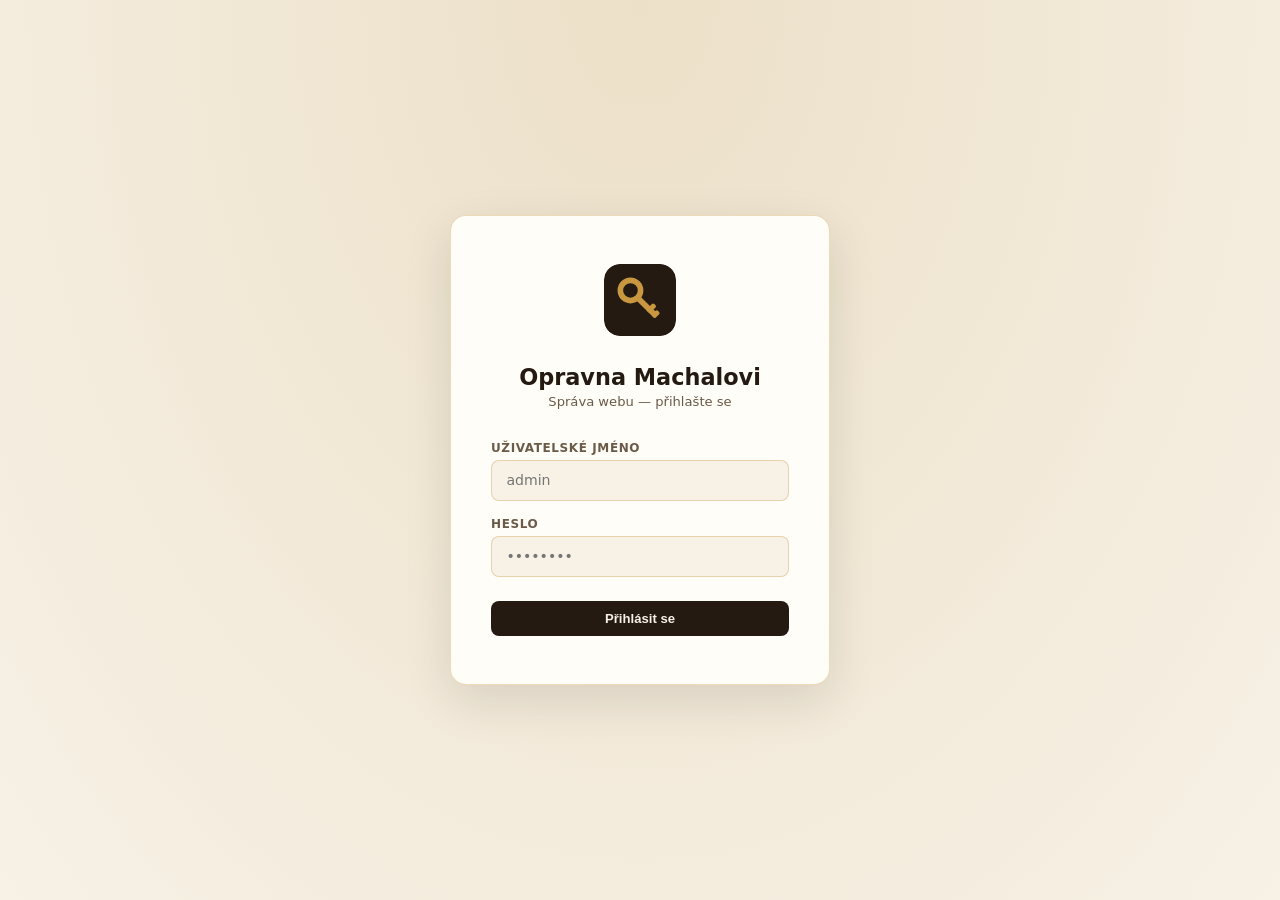
<file: admin.html>
<!DOCTYPE html>
<html lang="cs">
<head>
<meta charset="UTF-8">
<meta name="viewport" content="width=device-width, initial-scale=1.0">
<title>Admin – Opravna Machalovi</title>
<link rel="icon" href="assets/favicon.svg">
<link rel="stylesheet" href="css/admin.css">
</head>
<body>

<!-- ═══ LOGIN ═══ -->
<div id="login-screen">
  <div class="login-box">
    <img src="assets/favicon.svg" alt="Machalovi" onerror="this.style.display='none'">
    <h2>Opravna Machalovi</h2>
    <p>Správa webu — přihlašte se</p>
    <div class="field"><label>Uživatelské jméno</label><input type="text" id="login-user" placeholder="admin" autocomplete="username"></div>
    <div class="field"><label>Heslo</label><input type="password" id="login-pass" placeholder="••••••••" autocomplete="current-password"></div>
    <button class="btn btn-primary" id="login-btn" style="width:100%;justify-content:center;margin-top:0.5rem">Přihlásit se</button>
    <p id="login-error" style="color:var(--red);font-size:0.8rem;margin-top:0.75rem;display:none">❌ Špatné přihlašovací údaje</p>
  </div>
</div>

<!-- ═══ ADMIN ═══ -->
<div id="admin-screen">
  <div class="admin-header">
    <h2><img src="assets/favicon.svg" alt="" onerror="this.style.display='none'"> Opravna Machalovi — Admin</h2>
    <button class="btn btn-outline" style="color:white;border-color:rgba(255,255,255,0.3)" onclick="logout()">Odhlásit</button>
  </div>

  <div class="tabs">
    <button class="tab active" onclick="showTab('hero',this)">🏠 Hero</button>
    <button class="tab" onclick="showTab('about',this)">📝 O nás</button>
    <button class="tab" onclick="showTab('services',this)">🛠️ Služby</button>
    <button class="tab" onclick="showTab('why',this)">⭐ Proč my</button>
    <button class="tab" onclick="showTab('pricing',this)">💰 Ceník</button>
    <button class="tab" onclick="showTab('gallery',this)">📸 Galerie</button>
    <button class="tab" onclick="showTab('faq',this)">❓ FAQ</button>
    <button class="tab" onclick="showTab('reviews',this)">💬 Recenze</button>
    <button class="tab" onclick="showTab('contact',this)">📍 Kontakt</button>
    <button class="tab" onclick="showTab('footer',this)">🔻 Patička</button>
    <button class="tab" onclick="showTab('seo',this)">🔍 SEO</button>
    <button class="tab" onclick="showTab('settings',this)">⚙️ Nastavení</button>
  </div>

  <!-- ── HERO ── -->
  <div class="panel active" id="panel-hero">
    <div class="card">
      <h3 class="card-title">Hlavní sekce (Hero)</h3>
      <div class="field"><label>Štítek nad nadpisem</label><input type="text" id="h-eyebrow"></div>
      <div class="field"><label>Hlavní nadpis</label><input type="text" id="h-title"></div>
      <div class="field"><label>Podtitul (název firmy)</label><input type="text" id="h-subtitle"></div>
      <div class="field"><label>Popisný text</label><textarea id="h-desc" rows="3"></textarea></div>
      <div class="field-grid">
        <div class="field"><label>Tlačítko 1 — text</label><input type="text" id="h-btn1-text"></div>
        <div class="field"><label>Tlačítko 1 — odkaz</label><input type="text" id="h-btn1-link" placeholder="#sluzby"></div>
      </div>
      <div class="field-grid">
        <div class="field"><label>Tlačítko 2 — text</label><input type="text" id="h-btn2-text"></div>
        <div class="field"><label>Tlačítko 2 — odkaz</label><input type="text" id="h-btn2-link" placeholder="#cenik"></div>
      </div>

      <div class="sub-row-head"><label>Odznaky (badge)</label><button class="btn btn-outline" onclick="addBadgeRow()">+ Přidat odznak</button></div>
      <div id="h-badges"></div>

      <div class="field" style="margin-top:1.2rem"><label>Obrázek na pozadí (nepovinné)</label>
        <div class="upload-area" onclick="document.getElementById('up-hero-bg').click()">
          <span class="upload-icon">🖼️</span>Klikněte pro výběr obrázku pozadí
          <input type="file" id="up-hero-bg" accept="image/*" onchange="uploadImage(this,'hero-bg')">
        </div>
        <div class="upload-preview-wrap">
          <img id="prev-hero-bg" class="upload-preview">
          <button class="btn btn-outline" id="clear-hero-bg" style="display:none" onclick="clearImage('hero-bg')">✕ Odebrat</button>
        </div>
        <input type="hidden" id="val-hero-bg">
      </div>

      <div class="field"><label>Hlavní obrázek (vpravo)</label>
        <div class="upload-area" onclick="document.getElementById('up-hero-img').click()">
          <span class="upload-icon">📷</span>Klikněte pro výběr hlavního obrázku
          <input type="file" id="up-hero-img" accept="image/*" onchange="uploadImage(this,'hero-img')">
        </div>
        <div class="upload-preview-wrap">
          <img id="prev-hero-img" class="upload-preview">
          <button class="btn btn-outline" id="clear-hero-img" style="display:none" onclick="clearImage('hero-img')">✕ Odebrat</button>
        </div>
        <input type="hidden" id="val-hero-img">
      </div>

      <button class="btn btn-success" id="save-hero" onclick="saveHero()">💾 Uložit Hero</button>
    </div>
  </div>

  <!-- ── ABOUT ── -->
  <div class="panel" id="panel-about">
    <div class="card">
      <h3 class="card-title">Sekce „O nás"</h3>
      <div class="field"><label>Štítek</label><input type="text" id="a-eyebrow"></div>
      <div class="field"><label>Nadpis</label><input type="text" id="a-title"></div>
      <div class="field"><label>Text (odstavce oddělte prázdným řádkem)</label><textarea id="a-text" rows="9"></textarea></div>

      <div class="field"><label>Obrázek</label>
        <div class="upload-area" onclick="document.getElementById('up-about-img').click()">
          <span class="upload-icon">📷</span>Klikněte pro výběr obrázku
          <input type="file" id="up-about-img" accept="image/*" onchange="uploadImage(this,'about-img')">
        </div>
        <div class="upload-preview-wrap">
          <img id="prev-about-img" class="upload-preview">
          <button class="btn btn-outline" id="clear-about-img" style="display:none" onclick="clearImage('about-img')">✕ Odebrat</button>
        </div>
        <input type="hidden" id="val-about-img">
      </div>

      <div class="sub-row-head"><label>Statistiky</label><button class="btn btn-outline" onclick="addStatRow()">+ Přidat statistiku</button></div>
      <div id="a-stats"></div>

      <button class="btn btn-success" style="margin-top:1rem" onclick="saveAbout()">💾 Uložit O nás</button>
    </div>
  </div>

  <!-- ── SERVICES ── -->
  <div class="panel" id="panel-services">
    <div class="card">
      <div class="card-header"><h3>Služby</h3><button class="btn btn-primary" onclick="openModal('service')">+ Přidat službu</button></div>
      <div id="list-services"><div class="loading-state">Načítám...</div></div>
    </div>
  </div>

  <!-- ── WHY ── -->
  <div class="panel" id="panel-why">
    <div class="card">
      <h3 class="card-title">Sekce „Proč právě k nám"</h3>
      <div class="field"><label>Štítek</label><input type="text" id="w-eyebrow"></div>
      <div class="field"><label>Nadpis</label><input type="text" id="w-title"></div>
      <div class="field"><label>Podtitul</label><textarea id="w-sub" rows="2"></textarea></div>
      <div class="sub-row-head"><label>Důvody</label><button class="btn btn-outline" onclick="addWhyRow()">+ Přidat důvod</button></div>
      <div id="w-items"></div>
      <button class="btn btn-success" style="margin-top:1rem" onclick="saveWhy()">💾 Uložit Proč my</button>
    </div>
  </div>

  <!-- ── PRICING ── -->
  <div class="panel" id="panel-pricing">
    <div class="card">
      <h3 class="card-title">Nadpis sekce a poznámka</h3>
      <div class="field-grid">
        <div class="field"><label>Štítek</label><input type="text" id="p-eyebrow"></div>
        <div class="field"><label>Nadpis</label><input type="text" id="p-title"></div>
      </div>
      <div class="field"><label>Poznámka pod ceníkem</label><textarea id="p-note" rows="2"></textarea></div>
      <button class="btn btn-success" onclick="savePricingHeader()">💾 Uložit nadpis</button>
    </div>
    <div class="card">
      <div class="card-header"><h3>Kategorie ceníku</h3><button class="btn btn-primary" onclick="openModal('pricecat')">+ Přidat kategorii</button></div>
      <div id="list-pricecats"><div class="loading-state">Načítám...</div></div>
    </div>
  </div>

  <!-- ── GALLERY ── -->
  <div class="panel" id="panel-gallery">
    <div class="card">
      <h3 class="card-title">Nadpis sekce</h3>
      <div class="field-grid">
        <div class="field"><label>Štítek</label><input type="text" id="g-eyebrow"></div>
        <div class="field"><label>Nadpis</label><input type="text" id="g-title"></div>
      </div>
      <button class="btn btn-success" onclick="saveGallery(true)">💾 Uložit nadpis</button>
    </div>
    <div class="card">
      <div class="card-header"><h3>Fotografie</h3></div>
      <div class="upload-area" onclick="document.getElementById('gal-upload').click()">
        <span class="upload-icon">📷</span>Klikněte nebo vyberte více fotek naráz
        <input type="file" id="gal-upload" accept="image/*" multiple onchange="handleGalleryUpload(this)">
      </div>
      <div class="upload-progress" id="gal-progress">
        <span id="gal-progress-text">Nahrávám...</span>
        <div class="progress-bar"><div class="progress-fill" id="gal-progress-fill" style="width:0%"></div></div>
      </div>
      <div class="gallery-admin-grid" id="gallery-admin-grid"></div>
      <button class="btn btn-success" style="margin-top:1rem" onclick="saveGallery()">💾 Uložit galerii (pořadí a popisky)</button>
    </div>
  </div>

  <!-- ── FAQ ── -->
  <div class="panel" id="panel-faq">
    <div class="card">
      <h3 class="card-title">Nadpis sekce</h3>
      <div class="field-grid">
        <div class="field"><label>Štítek</label><input type="text" id="f-eyebrow"></div>
        <div class="field"><label>Nadpis</label><input type="text" id="f-title"></div>
      </div>
      <button class="btn btn-success" onclick="saveFaqHeader()">💾 Uložit nadpis</button>
    </div>
    <div class="card">
      <div class="card-header"><h3>Otázky a odpovědi</h3><button class="btn btn-primary" onclick="openModal('faq')">+ Přidat otázku</button></div>
      <div id="list-faq"><div class="loading-state">Načítám...</div></div>
    </div>
  </div>

  <!-- ── REVIEWS ── -->
  <div class="panel" id="panel-reviews">
    <div class="card">
      <h3 class="card-title">Nadpis sekce</h3>
      <div class="field-grid">
        <div class="field"><label>Štítek</label><input type="text" id="r-eyebrow"></div>
        <div class="field"><label>Nadpis</label><input type="text" id="r-title"></div>
      </div>
      <button class="btn btn-success" onclick="saveReviewsHeader()">💾 Uložit nadpis</button>
    </div>
    <div class="card">
      <div class="card-header"><h3>Recenze zákazníků</h3><button class="btn btn-primary" onclick="openModal('review')">+ Přidat recenzi</button></div>
      <div id="list-reviews"><div class="loading-state">Načítám...</div></div>
    </div>
  </div>

  <!-- ── CONTACT ── -->
  <div class="panel" id="panel-contact">
    <div class="card">
      <h3 class="card-title">Kontaktní údaje</h3>
      <div class="field-grid">
        <div class="field"><label>Štítek</label><input type="text" id="c-eyebrow"></div>
        <div class="field"><label>Nadpis</label><input type="text" id="c-title"></div>
      </div>
      <div class="field"><label>Název firmy (celý)</label><input type="text" id="c-businessName"></div>
      <div class="field"><label>Krátký název (v hlavičce webu)</label><input type="text" id="c-shortName"></div>
      <div class="field"><label>Adresa</label><input type="text" id="c-address"></div>
      <div class="field-grid">
        <div class="field"><label>Telefon</label><input type="text" id="c-phone" placeholder="+420 777 123 456"></div>
        <div class="field"><label>E-mail</label><input type="email" id="c-email"></div>
      </div>
      <div class="field"><label>Poznámka (např. platba kartou)</label><input type="text" id="c-note"></div>

      <div class="sub-row-head"><label>Otevírací doba</label><button class="btn btn-outline" onclick="addHoursRow()">+ Přidat řádek</button></div>
      <div id="c-hours"></div>

      <div class="field" style="margin-top:1.2rem"><label>Google Maps</label>
        <textarea id="c-map" rows="3" placeholder='Vložte celý &lt;iframe&gt; kód z Google Maps (Sdílet → Vložit mapu), nebo jen URL adresu z atributu src.'></textarea>
        <p class="field-hint">Na Google Maps klikněte na „Sdílet" → „Vložit mapu" a zkopírujte kód sem.</p>
      </div>

      <button class="btn btn-success" onclick="saveContact()">💾 Uložit kontakt</button>
    </div>
  </div>

  <!-- ── FOOTER ── -->
  <div class="panel" id="panel-footer">
    <div class="card">
      <h3 class="card-title">Patička</h3>
      <div class="field"><label>Text o firmě</label><textarea id="ft-text" rows="3"></textarea></div>
      <div class="field"><label>Copyright</label><input type="text" id="ft-copyright" placeholder="© 2026 Opravna obuvi a výroba klíčů Machalovi"></div>
      <div class="field-grid">
        <div class="field"><label>Autor webu — text</label><input type="text" id="ft-credit-text"></div>
        <div class="field"><label>Autor webu — odkaz</label><input type="text" id="ft-credit-link"></div>
      </div>
      <div class="sub-row-head"><label>Sociální sítě</label><button class="btn btn-outline" onclick="addSocialRow()">+ Přidat síť</button></div>
      <div id="ft-socials"></div>
      <p class="field-hint" style="margin-bottom:1rem">Sítě bez vyplněné URL adresy se na webu nezobrazí.</p>
      <button class="btn btn-success" onclick="saveFooter()">💾 Uložit patičku</button>
    </div>
  </div>

  <!-- ── SEO ── -->
  <div class="panel" id="panel-seo">
    <div class="card">
      <h3 class="card-title">SEO a metadata</h3>
      <div class="field"><label>Titulek stránky (title)</label><input type="text" id="s-title"></div>
      <div class="field"><label>Meta popis (description)</label><textarea id="s-desc" rows="3"></textarea></div>

      <div class="field"><label>Favicona</label>
        <div class="upload-area" onclick="document.getElementById('up-seo-fav').click()">
          <span class="upload-icon">🔖</span>Klikněte pro výběr favicony (SVG / PNG)
          <input type="file" id="up-seo-fav" accept="image/*" onchange="uploadImage(this,'seo-fav')">
        </div>
        <div class="upload-preview-wrap">
          <img id="prev-seo-fav" class="upload-preview" style="max-width:64px;max-height:64px">
          <button class="btn btn-outline" id="clear-seo-fav" style="display:none" onclick="clearImage('seo-fav')">✕ Odebrat</button>
        </div>
        <input type="hidden" id="val-seo-fav">
      </div>

      <div class="field"><label>Open Graph obrázek (náhled při sdílení)</label>
        <div class="upload-area" onclick="document.getElementById('up-seo-og').click()">
          <span class="upload-icon">🖼️</span>Klikněte pro výběr OG obrázku (ideálně 1200×630 px)
          <input type="file" id="up-seo-og" accept="image/*" onchange="uploadImage(this,'seo-og')">
        </div>
        <div class="upload-preview-wrap">
          <img id="prev-seo-og" class="upload-preview">
          <button class="btn btn-outline" id="clear-seo-og" style="display:none" onclick="clearImage('seo-og')">✕ Odebrat</button>
        </div>
        <input type="hidden" id="val-seo-og">
      </div>

      <button class="btn btn-success" onclick="saveSeo()">💾 Uložit SEO</button>
    </div>
  </div>

  <!-- ── SETTINGS ── -->
  <div class="panel" id="panel-settings">
    <div class="card">
      <h3 class="card-title">Změna přihlašovacích údajů</h3>
      <div class="field"><label>Nové uživatelské jméno</label><input type="text" id="new-user" placeholder="admin"></div>
      <div class="field"><label>Nové heslo</label><input type="password" id="new-pass" placeholder="••••••••"></div>
      <div class="field"><label>Potvrdit nové heslo</label><input type="password" id="new-pass2" placeholder="••••••••"></div>
      <button class="btn btn-success" onclick="changeCredentials()">Uložit změny</button>
      <p id="settings-msg" style="font-size:0.82rem;margin-top:0.75rem;display:none"></p>
    </div>
    <div class="card">
      <h3 class="card-title">GitHub repozitář</h3>
      <div class="field-grid">
        <div class="field"><label>Vlastník (owner)</label><input type="text" id="gh-owner"></div>
        <div class="field"><label>Repozitář (repo)</label><input type="text" id="gh-repo"></div>
      </div>
      <p class="field-hint" style="margin-bottom:1rem">Token je uložen pouze ve Vercel Environment Variables (GH_TOKEN). Web s GitHubem nikdy nekomunikuje přímo — vše jde přes /api/save.</p>
      <button class="btn btn-success" onclick="saveGhConfig()">Uložit nastavení</button>
    </div>
  </div>
</div>

<!-- ═══ MODAL ═══ -->
<div class="modal-overlay" id="modal" onclick="if(event.target===this)closeModal()">
  <div class="modal-box">
    <div class="modal-header">
      <h3 id="modal-title">Formulář</h3>
      <button class="modal-close" onclick="closeModal()">✕</button>
    </div>
    <div class="modal-body" id="modal-body"></div>
    <div class="modal-footer">
      <button class="btn btn-outline" onclick="closeModal()">Zrušit</button>
      <button class="btn btn-success" id="modal-save-btn" onclick="saveModal()">💾 Uložit</button>
    </div>
  </div>
</div>

<div class="toast" id="toast"></div>

<script src="js/admin.js"></script>
</body>
</html>
</file>
<file: css/admin.css>
/* ══════════════════════════════════════════════════
   Opravna Machalovi — admin panel
   ══════════════════════════════════════════════════ */

:root {
  --cream: #f7f1e6; --cream-dark: #ece2cf; --ink: #241a12; --coffee: #6b5a48;
  --brass: #c9973f; --brass-light: #e8d09a; --leather: #a05c2c;
  --green: #2d6a4f; --red: #8b2e2e;
  --white: #fffdf8; --border: rgba(201, 151, 63, 0.35); --shadow: rgba(36, 26, 18, 0.12);
}
* { margin: 0; padding: 0; box-sizing: border-box; }
body { font-family: system-ui, -apple-system, sans-serif; background: var(--cream); color: var(--ink); min-height: 100vh; }

/* LOGIN */
#login-screen { min-height: 100vh; display: flex; align-items: center; justify-content: center; background: radial-gradient(ellipse at 50% 0%, #ece0c8, var(--cream)); }
.login-box { background: var(--white); border: 1px solid var(--border); border-radius: 16px; padding: 3rem 2.5rem; width: 380px; box-shadow: 0 16px 48px var(--shadow); text-align: center; }
.login-box img { width: 72px; margin-bottom: 1.5rem; border-radius: 16px; }
.login-box h2 { font-size: 1.4rem; font-weight: 600; margin-bottom: 0.25rem; }
.login-box p { font-size: 0.82rem; color: var(--coffee); margin-bottom: 2rem; }

/* INPUTS */
.field { margin-bottom: 1rem; text-align: left; }
.field label { display: block; font-size: 0.75rem; font-weight: 600; color: var(--coffee); margin-bottom: 0.35rem; letter-spacing: 0.05em; text-transform: uppercase; }
.field input, .field textarea, .field select { width: 100%; padding: 0.7rem 0.9rem; border: 1.5px solid var(--border); border-radius: 8px; font-size: 0.88rem; background: var(--cream); color: var(--ink); font-family: inherit; transition: border-color 0.2s; }
.field input:focus, .field textarea:focus, .field select:focus { outline: none; border-color: var(--brass); }
.field textarea { resize: vertical; min-height: 80px; }
.field-grid { display: grid; grid-template-columns: 1fr 1fr; gap: 0.75rem; }
.field-hint { font-size: 0.75rem; color: var(--coffee); margin-top: 0.3rem; }

/* BUTTONS */
.btn { padding: 0.65rem 1.4rem; border-radius: 8px; font-size: 0.82rem; cursor: pointer; border: none; font-weight: 600; transition: all 0.2s; display: inline-flex; align-items: center; gap: 0.4rem; }
.btn-primary { background: var(--ink); color: var(--cream); }
.btn-primary:hover { background: var(--leather); transform: translateY(-1px); }
.btn-success { background: var(--green); color: white; }
.btn-success:hover { opacity: 0.9; transform: translateY(-1px); }
.btn-danger { background: var(--red); color: white; }
.btn-danger:hover { opacity: 0.9; }
.btn-outline { background: transparent; border: 1.5px solid var(--border); color: var(--coffee); }
.btn-outline:hover { border-color: var(--brass); color: var(--ink); }
.btn-gold { background: var(--brass); color: var(--ink); }
.btn-gold:hover { background: var(--brass-light); }
.btn:disabled { opacity: 0.5; cursor: not-allowed; transform: none !important; }

/* ADMIN LAYOUT */
#admin-screen { display: none; }
.admin-header { background: var(--ink); color: var(--cream); padding: 1rem 2rem; display: flex; align-items: center; justify-content: space-between; }
.admin-header h2 { font-size: 1rem; font-weight: 500; display: flex; align-items: center; gap: 0.75rem; }
.admin-header h2 img { height: 32px; border-radius: 8px; }

.tabs { display: flex; background: var(--white); padding: 0 1.5rem; border-bottom: 1px solid var(--border); overflow-x: auto; gap: 0; }
.tab { padding: 1rem 1.1rem; font-size: 0.82rem; cursor: pointer; background: none; border: none; border-bottom: 2px solid transparent; color: var(--coffee); white-space: nowrap; transition: all 0.2s; }
.tab.active { border-bottom-color: var(--brass); color: var(--ink); font-weight: 600; }
.tab:hover:not(.active) { color: var(--ink); }

.panel { display: none; padding: 2rem; max-width: 920px; margin: 0 auto; }
.panel.active { display: block; }

.card { background: var(--white); border: 1px solid var(--border); border-radius: 12px; padding: 1.75rem; margin-bottom: 1.5rem; box-shadow: 0 2px 12px var(--shadow); }
.card-header { display: flex; justify-content: space-between; align-items: center; margin-bottom: 1.25rem; }
.card-header h3 { font-size: 1.05rem; font-weight: 600; }
.card h3.card-title { font-size: 1.05rem; font-weight: 600; margin-bottom: 1.25rem; }

/* ITEM LIST */
.item-row { display: flex; align-items: center; gap: 1rem; padding: 0.9rem 1rem; background: var(--cream); border-radius: 8px; border: 1px solid var(--border); margin-bottom: 0.5rem; transition: box-shadow 0.2s; }
.item-row:hover { box-shadow: 0 4px 12px var(--shadow); }
.item-row.dragging { opacity: 0.4; }
.item-row.drag-over { box-shadow: 0 0 0 2px var(--brass) inset; }
.item-row img { width: 52px; height: 52px; object-fit: cover; border-radius: 6px; flex-shrink: 0; background: var(--cream-dark); }
.item-row .row-icon { width: 52px; height: 52px; background: var(--cream-dark); border-radius: 6px; display: flex; align-items: center; justify-content: center; font-size: 1.5rem; flex-shrink: 0; }
.item-row-info { flex: 1; min-width: 0; }
.item-row-info strong { display: block; font-size: 0.92rem; }
.item-row-info span { font-size: 0.78rem; color: var(--coffee); display: block; white-space: nowrap; overflow: hidden; text-overflow: ellipsis; }
.item-actions { display: flex; gap: 0.4rem; flex-shrink: 0; align-items: center; }
.drag-handle { cursor: grab; font-size: 1.1rem; color: var(--coffee); flex-shrink: 0; user-select: none; padding: 0 0.2rem; touch-action: none; }
.drag-handle:active { cursor: grabbing; }
.btn-move { background: transparent; border: 1px solid var(--border); color: var(--coffee); width: 28px; height: 28px; padding: 0; border-radius: 6px; cursor: pointer; font-size: 0.85rem; display: inline-flex; align-items: center; justify-content: center; }
.btn-move:hover:not(:disabled) { border-color: var(--brass); color: var(--ink); }
.btn-move:disabled { opacity: 0.35; cursor: not-allowed; }

/* SUB ROWS (badges, stats, hours, socials, price items, why items) */
.sub-row { display: grid; gap: 0.5rem; align-items: start; background: var(--cream); border: 1px solid var(--border); border-radius: 8px; padding: 0.6rem; margin-bottom: 0.5rem; }
.sub-row input, .sub-row textarea, .sub-row select { padding: 0.5rem 0.6rem; border: 1px solid var(--border); border-radius: 6px; font-size: 0.82rem; background: white; width: 100%; font-family: inherit; }
.sub-row textarea { resize: vertical; min-height: 44px; }
.sub-row .btn-danger { padding: 0.4rem 0.6rem; }
.sub-row-head { display: flex; justify-content: space-between; align-items: center; margin-bottom: 0.6rem; margin-top: 1.2rem; }
.sub-row-head label { font-size: 0.75rem; font-weight: 600; color: var(--coffee); text-transform: uppercase; letter-spacing: 0.05em; }
.cols-2 { grid-template-columns: 1fr 1fr auto; }
.cols-icon { grid-template-columns: 70px 1fr auto; }
.cols-icon-2 { grid-template-columns: 70px 1fr 1.5fr auto; }
.cols-3 { grid-template-columns: 70px 1fr 1.6fr auto; }

/* UPLOAD AREAS */
.upload-area { border: 2px dashed var(--border); border-radius: 10px; padding: 1.5rem; text-align: center; cursor: pointer; color: var(--coffee); font-size: 0.85rem; transition: all 0.2s; background: var(--cream); }
.upload-area:hover { border-color: var(--brass); color: var(--ink); background: rgba(201, 151, 63, 0.05); }
.upload-area input[type=file] { display: none; }
.upload-area .upload-icon { font-size: 2rem; display: block; margin-bottom: 0.5rem; }
.upload-preview-wrap { margin-top: 0.75rem; display: flex; align-items: flex-start; gap: 0.75rem; }
.upload-preview { max-width: 260px; max-height: 180px; object-fit: contain; border-radius: 6px; border: 1px solid var(--border); background: var(--cream-dark); display: none; }

/* GALLERY GRID */
.gallery-admin-grid { display: grid; grid-template-columns: repeat(auto-fill, minmax(130px, 1fr)); gap: 0.75rem; margin-top: 1rem; }
.gallery-admin-item { position: relative; border-radius: 8px; overflow: hidden; border: 1px solid var(--border); background: white; cursor: grab; }
.gallery-admin-item.dragging { opacity: 0.4; }
.gallery-admin-item.drag-over { box-shadow: 0 0 0 2px var(--brass) inset; }
.gallery-admin-item img { width: 100%; aspect-ratio: 1; object-fit: cover; display: block; }
.gallery-admin-item .g-del { position: absolute; top: 4px; right: 4px; background: rgba(139, 46, 46, 0.9); color: white; border: none; width: 22px; height: 22px; border-radius: 50%; cursor: pointer; font-size: 12px; }
.gallery-admin-item .g-num { position: absolute; top: 4px; left: 4px; background: rgba(0, 0, 0, 0.6); color: white; font-size: 10px; padding: 1px 6px; border-radius: 4px; }
.gallery-admin-item input { width: 100%; border: none; border-top: 1px solid var(--border); padding: 0.4rem 0.5rem; font-size: 0.75rem; background: white; }
.gallery-admin-item input:focus { outline: none; background: var(--cream); }

/* PROGRESS */
.upload-progress { background: rgba(201, 151, 63, 0.1); border: 1px solid var(--border); border-radius: 6px; padding: 0.75rem; margin-top: 0.5rem; font-size: 0.8rem; color: var(--coffee); display: none; }
.progress-bar { height: 4px; background: var(--cream-dark); border-radius: 2px; margin-top: 0.4rem; overflow: hidden; }
.progress-fill { height: 100%; background: var(--brass); border-radius: 2px; transition: width 0.3s; }

/* MODAL */
.modal-overlay { position: fixed; inset: 0; background: rgba(20, 13, 7, 0.55); backdrop-filter: blur(4px); display: none; align-items: center; justify-content: center; z-index: 500; padding: 1rem; }
.modal-overlay.open { display: flex; }
.modal-box { background: var(--white); border-radius: 16px; width: 100%; max-width: 640px; max-height: 90vh; overflow-y: auto; box-shadow: 0 24px 64px rgba(0, 0, 0, 0.25); }
.modal-header { display: flex; justify-content: space-between; align-items: center; padding: 1.5rem 2rem; border-bottom: 1px solid var(--border); position: sticky; top: 0; background: var(--white); z-index: 10; border-radius: 16px 16px 0 0; }
.modal-header h3 { font-size: 1.1rem; font-weight: 600; }
.modal-close { background: var(--cream); border: none; width: 32px; height: 32px; border-radius: 50%; cursor: pointer; font-size: 1rem; display: flex; align-items: center; justify-content: center; }
.modal-body { padding: 1.5rem 2rem; }
.modal-footer { padding: 1.25rem 2rem; border-top: 1px solid var(--border); display: flex; gap: 0.75rem; justify-content: flex-end; position: sticky; bottom: 0; background: var(--white); border-radius: 0 0 16px 16px; }

/* TOAST */
.toast { position: fixed; bottom: 1.5rem; right: 1.5rem; padding: 0.85rem 1.5rem; border-radius: 10px; font-size: 0.88rem; font-weight: 500; display: none; z-index: 999; box-shadow: 0 8px 24px rgba(0, 0, 0, 0.2); animation: slideUp 0.3s ease; }
.toast.success { background: var(--green); color: white; }
.toast.error { background: var(--red); color: white; }
.toast.info { background: var(--ink); color: var(--cream); }
@keyframes slideUp { from { transform: translateY(20px); opacity: 0; } to { transform: translateY(0); opacity: 1; } }

/* SPINNER */
.spinner { display: inline-block; width: 14px; height: 14px; border: 2px solid rgba(255, 255, 255, 0.3); border-top-color: white; border-radius: 50%; animation: spin 0.6s linear infinite; }
@keyframes spin { to { transform: rotate(360deg); } }

/* LOADING */
.loading-state { text-align: center; padding: 3rem; color: var(--coffee); }

@media (max-width: 600px) {
  .panel { padding: 1rem; }
  .modal-body, .modal-header, .modal-footer { padding: 1rem 1.25rem; }
  .field-grid { grid-template-columns: 1fr; }
  .cols-2, .cols-icon, .cols-icon-2, .cols-3 { grid-template-columns: 1fr; }
}
</file>
